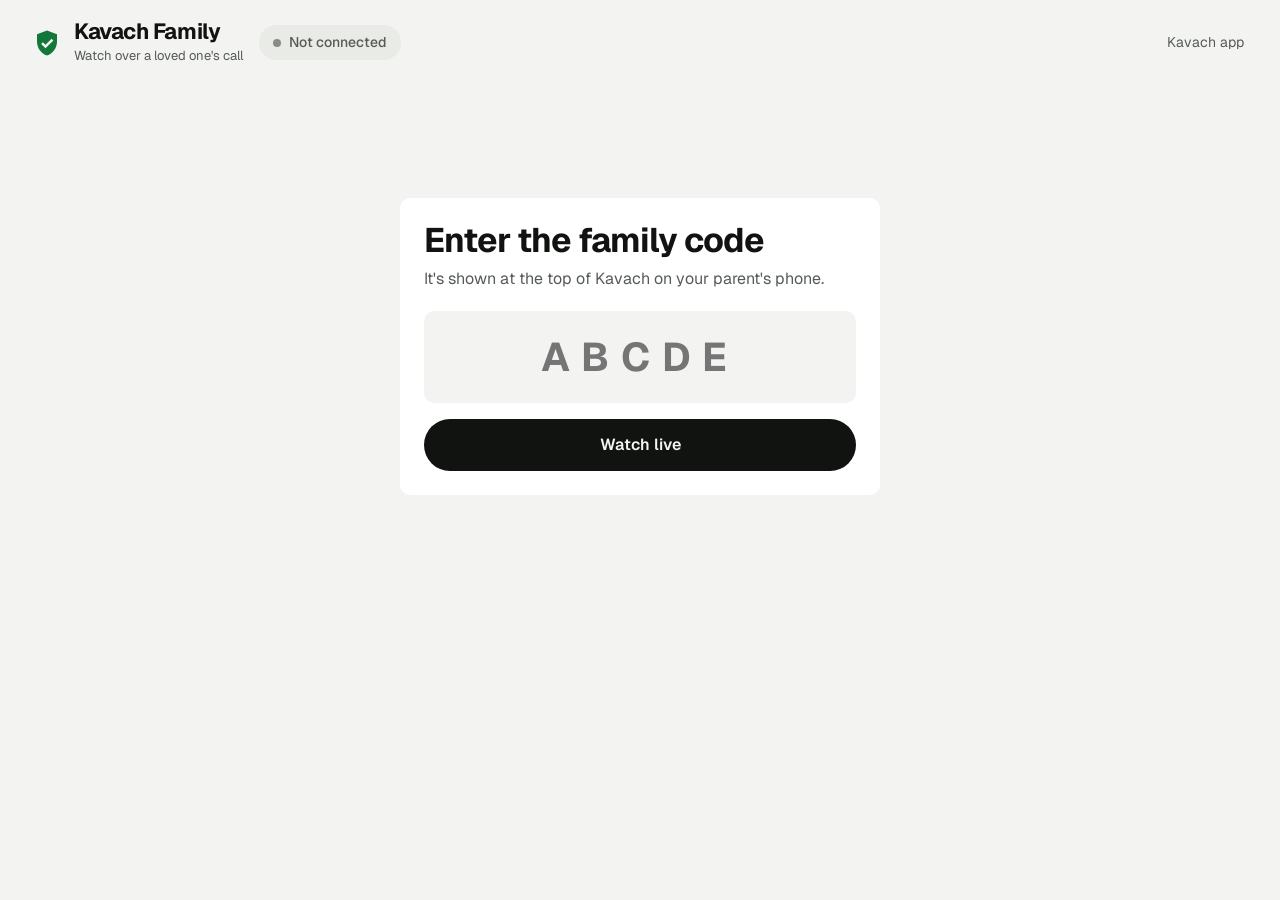
<file: static/family.html>
<!doctype html>
<html lang="en">
<head>
  <meta charset="utf-8">
  <meta name="viewport" content="width=device-width, initial-scale=1, viewport-fit=cover">
  <meta name="theme-color" content="#f3f4f2">
  <title>Kavach Family View</title>
  <meta name="description" content="Watch a loved one's call live and get alerted the moment Kavach detects a scam.">
  <link rel="icon" href="data:image/svg+xml,%3Csvg xmlns='http://www.w3.org/2000/svg' viewBox='0 0 24 24'%3E%3Cpath fill='%2313773c' d='M12 2 4 5v6c0 5 3.4 9.7 8 11 4.6-1.3 8-6 8-11V5l-8-3z'/%3E%3C/svg%3E">
  <link rel="preconnect" href="https://fonts.googleapis.com">
  <link href="https://fonts.googleapis.com/css2?family=Geist:wght@400;500;600;700&family=Noto+Sans+Devanagari:wght@400;600;700&display=swap" rel="stylesheet">
  <link rel="stylesheet" href="css/kavach.css">
</head>
<body>
  <header class="topbar">
    <div class="brand">
      <svg viewBox="0 0 24 24" fill="currentColor" aria-hidden="true"><path d="M12 2 4 5v6c0 5 3.4 9.7 8 11 4.6-1.3 8-6 8-11V5l-8-3zm-1.2 14.2-3.5-3.5 1.4-1.4 2.1 2.1 4.9-4.9 1.4 1.4-6.3 6.3z"/></svg>
      <div><h1>Kavach Family</h1><small>Watch over a loved one's call</small></div>
    </div>
    <span class="pill" id="status"><span class="dot"></span><span id="status-text">Not connected</span></span>
    <div class="spacer"></div>
    <a class="icon-btn" href="./">Kavach app</a>
  </header>

  <main class="wrap">
    <section class="join card" id="join">
      <h2>Enter the family code</h2>
      <p style="color:var(--muted);margin:0">It's shown at the top of Kavach on your parent's phone.</p>
      <form id="join-form">
        <input id="code-input" maxlength="5" autocomplete="off" placeholder="ABCDE" aria-label="Family code">
        <button class="go">Watch live</button>
      </form>
    </section>

    <div class="hidden" id="watching">
      <div class="family-banner">
        <div><div class="who">Amma's call</div><div style="color:var(--muted);font-size:14px">Family code <b id="code"></b> · you'll be alerted if it turns into a scam</div></div>
        <div class="spacer"></div>
        <button class="icon-btn" id="sound-btn">Turn on alert sound</button>
      </div>
      <div id="dashboard"></div>
    </div>
  </main>

  <script type="module" src="js/family.js"></script>
</body>
</html>
</file>
<file: static/css/kavach.css>
/* Kavach — flat, quiet surfaces; the risk number is the loudest thing on screen.
   One ground, one ink, one action colour (ink). Risk colours are data, not decoration. */
:root {
  --ground: #f3f4f2;
  --surface: #ffffff;
  --surface-2: #e9ebe7;
  --surface-3: #dfe2dd;
  --ink: #111311;
  --muted: #555b55;
  --faint: #868c86;
  --safe: #13773c;
  --warn: #a8540a;
  --danger: #c81e1e;
  --danger-ground: #b91515;
  --hot-bg: #fbe3e1;
  --hot-ink: #8f1414;
  --risk: var(--safe);
  --radius: 10px;
  font-family: "Geist", "Noto Sans Devanagari", "Noto Sans Tamil", system-ui, -apple-system, "Segoe UI", sans-serif;
  color-scheme: light;
}
@media (prefers-color-scheme: dark) {
  :root:not([data-theme="light"]) {
    --ground: #0c0d0c; --surface: #161816; --surface-2: #1f221f; --surface-3: #2a2d2a;
    --ink: #f1f2f0; --muted: #a6aba6; --faint: #6f746f;
    --safe: #3fcf7d; --warn: #f0a63a; --danger: #ff5148; --danger-ground: #c4120c;
    --hot-bg: #3a1513; --hot-ink: #ffc9c4;
    color-scheme: dark;
  }
}
:root[data-theme="dark"] {
  --ground: #0c0d0c; --surface: #161816; --surface-2: #1f221f; --surface-3: #2a2d2a;
  --ink: #f1f2f0; --muted: #a6aba6; --faint: #6f746f;
  --safe: #3fcf7d; --warn: #f0a63a; --danger: #ff5148; --danger-ground: #c4120c;
  --hot-bg: #3a1513; --hot-ink: #ffc9c4;
  color-scheme: dark;
}

* { box-sizing: border-box; }
html, body { margin: 0; overflow-x: hidden; }
body {
  background: var(--ground);
  color: var(--ink);
  min-height: 100vh;
  font-size: 16px;
  line-height: 1.5;
  -webkit-font-smoothing: antialiased;
  font-feature-settings: "tnum" 1;
}
body.risk-mid { --risk: var(--warn); }
body.risk-high { --risk: var(--danger); }

button, select, input { font: inherit; color: inherit; }
button { cursor: pointer; }
a { color: inherit; }
.hidden { display: none !important; }

/* ---------- Bar ---------- */
.topbar {
  display: flex; align-items: center; gap: 16px; flex-wrap: wrap;
  max-width: 1320px; margin: 0 auto; padding: 20px 32px 8px;
}
.brand { display: flex; align-items: center; gap: 12px; }
.brand svg { width: 30px; height: 30px; color: var(--risk); transition: color .4s; }
.brand h1 { margin: 0; font-size: 22px; font-weight: 700; letter-spacing: -0.02em; line-height: 1; }
.brand small { display: block; font-size: 13px; font-weight: 400; color: var(--muted); margin-top: 4px; letter-spacing: 0; }
.spacer { flex: 1; }

.pill {
  display: inline-flex; align-items: center; gap: 8px;
  padding: 7px 14px; border-radius: 999px; font-size: 14px; font-weight: 500;
  background: var(--surface-2); color: var(--muted);
}
.pill .dot { width: 8px; height: 8px; border-radius: 50%; background: var(--faint); }
.pill.live { background: var(--danger-ground); color: #fff; }
.pill.live .dot { background: #fff; animation: blink 1.2s infinite; }
.pill.connecting .dot { background: var(--warn); animation: blink .6s infinite; }
@keyframes blink { 50% { opacity: .2; } }

.code-badge {
  display: inline-flex; align-items: center; gap: 10px; border: 0;
  padding: 8px 16px; border-radius: 999px; font-size: 14px;
  background: var(--surface); color: var(--muted);
}
.code-badge b { color: var(--ink); font-weight: 700; letter-spacing: .12em; }
.icon-btn { background: none; border: 0; padding: 8px 4px; font-size: 14px; color: var(--muted); text-decoration: none; }
.icon-btn:hover { color: var(--ink); }

/* ---------- Layout ---------- */
.wrap { max-width: 1320px; margin: 0 auto; padding: 16px 32px 64px; }
.controls { display: flex; flex-wrap: wrap; gap: 16px; align-items: end; margin-bottom: 24px; }
.field { display: flex; flex-direction: column; gap: 6px; }
.field label { font-size: 13px; color: var(--muted); }
select {
  appearance: none; -webkit-appearance: none;
  background: var(--surface) url("data:image/svg+xml,%3Csvg xmlns='http://www.w3.org/2000/svg' width='12' height='8'%3E%3Cpath d='M1 1l5 5 5-5' fill='none' stroke='%23868c86' stroke-width='1.6'/%3E%3C/svg%3E") no-repeat right 14px center;
  border: 0; border-radius: var(--radius); padding: 0 40px 0 14px; min-width: 200px; font-size: 15px; height: 44px;
}
.seg { display: inline-flex; background: var(--surface-2); border-radius: 999px; padding: 4px; height: 44px; }
.seg button { background: none; border: 0; padding: 0 18px; border-radius: 999px; color: var(--muted); font-weight: 500; font-size: 15px; }
.seg button.on { background: var(--surface); color: var(--ink); }

.go {
  margin-left: auto; height: 52px; padding: 0 30px; border-radius: 999px; border: 0;
  font-size: 16px; font-weight: 600; background: var(--ink); color: var(--ground);
  display: inline-flex; align-items: center; justify-content: center; gap: 10px; transition: opacity .15s, transform .1s;
}
.go:hover { opacity: .88; }
.go:active { transform: scale(.98); }
.go.stop { background: var(--danger-ground); color: #fff; }
.go:disabled { opacity: .5; cursor: progress; }

.grid { display: grid; gap: 16px; grid-template-columns: minmax(340px, 440px) 1fr; }
.card { background: var(--surface); border-radius: var(--radius); padding: 24px; }
.card h3 { margin: 0 0 16px; font-size: 14px; font-weight: 500; color: var(--muted); display: flex; align-items: baseline; gap: 8px; }
.card h3 .tag { margin-left: auto; font-size: 13px; color: var(--faint); font-weight: 400; }
.col { display: flex; flex-direction: column; gap: 16px; min-width: 0; }

/* ---------- Meter: the screen's one question ---------- */
.meter-card { padding: 28px 28px 32px; }
.gauge { width: 100%; max-width: 360px; margin: 4px auto 0; display: block; }
.gauge .track { stroke: var(--surface-2); }
.gauge .fill { stroke: var(--risk); transition: stroke-dashoffset .9s cubic-bezier(.2,.8,.2,1), stroke .5s; }
.score-num {
  text-align: center; font-size: 104px; font-weight: 700; line-height: .9; letter-spacing: -0.05em;
  margin-top: -104px; color: var(--risk); transition: color .5s;
}
.score-num small { font-size: 32px; font-weight: 600; letter-spacing: -0.02em; margin-left: 2px; }
.verdict { text-align: center; margin-top: 18px; font-size: 22px; font-weight: 700; letter-spacing: -0.02em; color: var(--ink); }
body.risk-high .verdict { color: var(--danger); }
.scam-type { text-align: center; margin-top: 2px; color: var(--muted); font-size: 15px; min-height: 22px; }
.reason { margin-top: 20px; font-size: 16px; color: var(--ink); }
.reason:empty { display: none; }
.flags { display: flex; flex-wrap: wrap; gap: 8px; margin-top: 14px; }
.flag { padding: 5px 12px; border-radius: 999px; font-size: 13px; font-weight: 500; background: var(--hot-bg); color: var(--hot-ink); animation: pop .3s ease-out; }
@keyframes pop { from { transform: scale(.85); opacity: 0; } }

/* ---------- Scam script tracker ---------- */
.stages { display: grid; grid-template-columns: repeat(5, 1fr); gap: 6px; }
.stage { font-size: 13px; color: var(--faint); line-height: 1.3; }
.stage .bar { height: 6px; border-radius: 3px; background: var(--surface-2); margin-bottom: 10px; transition: background .4s; }
.stage.done { color: var(--ink); }
.stage.done .bar { background: var(--risk); }
.stage.current { font-weight: 700; }

/* ---------- Safe reply ---------- */
.reply-card { background: var(--ink); color: var(--ground); }
.reply-card h3 { color: var(--ground); opacity: .7; }
.reply-text { font-size: 24px; font-weight: 600; line-height: 1.35; letter-spacing: -0.01em; }
.reply-card .btn { margin-top: 18px; background: var(--ground); color: var(--ink); }

.btn {
  border: 0; border-radius: 999px; padding: 11px 20px; font-weight: 600; font-size: 15px;
  display: inline-flex; align-items: center; gap: 8px; background: var(--surface-2); color: var(--ink); text-decoration: none;
}
.btn:hover { opacity: .88; }
.btn.green, .btn.blue { background: var(--ink); color: var(--ground); }
.btn.red { background: var(--danger-ground); color: #fff; }

/* ---------- Live audio ---------- */
.viz { display: flex; align-items: center; gap: 16px; }
.viz canvas { flex: 1; min-width: 0; width: 100%; height: 48px; display: block; }
.viz .lang { white-space: nowrap; font-size: 14px; color: var(--muted); }

/* ---------- Transcript ---------- */
.transcript-card { display: flex; flex-direction: column; min-height: 480px; }
.transcript { flex: 1; overflow-y: auto; max-height: 540px; scroll-behavior: smooth; }
.empty { color: var(--muted); padding: 64px 0; font-size: 18px; max-width: 36ch; }
.empty b { color: var(--ink); font-weight: 600; }
.line { padding: 14px 16px; border-radius: var(--radius); background: var(--ground); margin-bottom: 8px; animation: slide .3s ease-out; }
@keyframes slide { from { transform: translateY(6px); opacity: 0; } }
.line .meta { display: flex; gap: 10px; font-size: 13px; color: var(--faint); margin-bottom: 4px; }
.line .meta .lg { color: var(--muted); }
.line .txt { font-size: 19px; line-height: 1.5; }
.line .en { font-size: 15px; color: var(--muted); margin-top: 4px; }
.line.partial { background: none; color: var(--muted); }
.line.hot { background: var(--hot-bg); }
.line.hot .en { color: var(--hot-ink); opacity: .85; }
mark { background: none; color: var(--danger); font-weight: 700; padding: 0; }

/* ---------- Timeline ---------- */
.timeline svg { width: 100%; height: 110px; display: block; overflow: visible; }
.timeline .grid-line { stroke: var(--surface-2); stroke-width: 1; }
.timeline .area { fill: var(--risk); opacity: .12; }
.timeline .path { fill: none; stroke: var(--risk); stroke-width: 2.5; stroke-linejoin: round; }
.timeline .warn-mark { stroke: var(--danger); stroke-width: 2; }
.timeline text { fill: var(--danger); font-size: 11px; font-weight: 600; }

/* ---------- Alarm (floats over everything) ---------- */
.alarm {
  position: fixed; inset: 0; z-index: 100; display: flex; align-items: center; justify-content: center; padding: 32px;
  background: var(--danger-ground); color: #fff;
}
.alarm::before { content: ""; position: absolute; inset: 0; background: #000; animation: alarm 1s ease-in-out infinite alternate; }
@keyframes alarm { from { opacity: 0; } to { opacity: .22; } }
.alarm-inner { position: relative; max-width: 980px; width: 100%; }
.alarm .big-icon { width: 64px; height: 64px; animation: throb 1s ease-in-out infinite; }
@keyframes throb { 50% { transform: scale(1.08); } }
.alarm h1 { font-size: clamp(34px, 5.6vw, 76px); margin: 20px 0 16px; line-height: 1.02; font-weight: 700; letter-spacing: -0.035em; }
.alarm .alarm-en { font-size: clamp(17px, 2vw, 22px); opacity: .9; max-width: 52ch; }
.alarm .alarm-score { margin-top: 20px; font-size: 17px; font-weight: 600; opacity: .9; }
.alarm .actions { margin-top: 32px; display: flex; gap: 12px; flex-wrap: wrap; }
.alarm .actions .btn { font-size: 17px; padding: 15px 26px; background: #fff; color: #b91515; }
.alarm .actions .btn.ghost { background: rgba(255,255,255,.16); color: #fff; }

/* ---------- Dialogs ---------- */
.modal-bg { position: fixed; inset: 0; z-index: 90; background: rgba(0,0,0,.55); display: flex; align-items: center; justify-content: center; padding: 16px; }
.modal {
  width: min(760px, 100%); max-height: 92vh; overflow-y: auto;
  background: var(--surface); border-radius: 16px; padding: 32px;
  box-shadow: 0 24px 64px rgba(0,0,0,.35); animation: pop .25s ease-out;
}
.modal h2 { margin: 12px 0 4px; font-size: 32px; font-weight: 700; letter-spacing: -0.03em; line-height: 1.1; }
.modal .sub { color: var(--muted); margin-bottom: 20px; font-size: 14px; }
.verdict-badge { display: inline-block; padding: 5px 12px; border-radius: 999px; font-weight: 600; font-size: 13px; }
.verdict-badge.scam { background: var(--danger-ground); color: #fff; }
.verdict-badge.suspicious { background: var(--warn); color: #fff; }
.verdict-badge.safe { background: var(--safe); color: #fff; }
.summary-local { font-size: 22px; line-height: 1.45; font-weight: 600; margin: 20px 0 8px; letter-spacing: -0.01em; }
.summary-en { color: var(--muted); }
.steps { margin: 20px 0; padding: 0; list-style: none; }
.steps li { padding: 12px 16px; border-radius: var(--radius); background: var(--ground); margin-bottom: 6px; }
.helpline { display: flex; align-items: center; gap: 24px; padding: 20px 24px; border-radius: var(--radius); margin: 16px 0; background: var(--ink); color: var(--ground); flex-wrap: wrap; }
.helpline .num { font-size: 48px; font-weight: 700; letter-spacing: -0.03em; line-height: 1; }
.helpline .num a { text-decoration: none; }
.helpline a { color: inherit; }
.modal .row { display: flex; gap: 10px; flex-wrap: wrap; margin-top: 16px; }
.stats { display: grid; grid-template-columns: repeat(3, 1fr); gap: 8px; margin: 8px 0 4px; }
.stat { background: var(--ground); border-radius: var(--radius); padding: 14px 16px; }
.stat b { display: block; font-size: 28px; font-weight: 700; letter-spacing: -0.03em; line-height: 1.1; }
.stat span { font-size: 13px; color: var(--muted); }
.qr { background: #fff; padding: 14px; border-radius: var(--radius); display: inline-block; margin: 16px 0; }
.share-code { font-size: 56px; font-weight: 700; letter-spacing: .12em; line-height: 1; }
.share-link { background: var(--ground); padding: 12px 14px; border-radius: var(--radius); word-break: break-all; font-size: 14px; margin-top: 16px; color: var(--muted); }

/* ---------- History ---------- */
.history { margin-top: 16px; }
.hist-item { display: flex; gap: 14px; align-items: center; padding: 12px 14px; border-radius: var(--radius); background: var(--ground); margin-bottom: 6px; font-size: 14px; }
.hist-item .when { color: var(--faint); white-space: nowrap; }
.hist-item .what { flex: 1; color: var(--muted); }

/* ---------- Toast (floats) ---------- */
.toast {
  position: fixed; bottom: 24px; left: 50%; transform: translateX(-50%); z-index: 120;
  background: var(--ink); color: var(--ground); padding: 12px 20px; border-radius: 999px; font-size: 15px;
  box-shadow: 0 12px 32px rgba(0,0,0,.25); max-width: calc(100% - 32px);
}
.toast.err { background: var(--danger-ground); color: #fff; }

/* ---------- Family ---------- */
.join { max-width: 480px; margin: 12vh auto; }
.join h2 { font-size: 34px; letter-spacing: -0.03em; margin: 0 0 8px; line-height: 1.1; }
.join input {
  width: 100%; text-align: center; font-size: 40px; letter-spacing: .3em; text-transform: uppercase; font-weight: 700;
  background: var(--ground); border: 0; border-radius: var(--radius); padding: 16px; margin: 20px 0 16px;
}
.join .go { width: 100%; margin: 0; }
.family-banner { padding: 20px 24px; border-radius: var(--radius); margin-bottom: 16px; background: var(--surface); display: flex; gap: 16px; align-items: center; flex-wrap: wrap; }
.family-banner .who { font-size: 24px; font-weight: 700; letter-spacing: -0.02em; }

/* ---------- Narrow screens ---------- */
@media (max-width: 960px) {
  .grid { grid-template-columns: 1fr; }
  .go { margin-left: 0; width: 100%; }
  .transcript-card { min-height: 320px; }
}
@media (max-width: 560px) {
  .topbar { padding: 16px 16px 4px; gap: 10px; }
  .wrap { padding: 12px 16px 48px; }
  .controls .field, .controls select { width: 100%; }
  .seg { width: 100%; }
  .seg button { flex: 1; padding: 0 8px; }
  .card { padding: 20px; }
  .score-num { font-size: 88px; margin-top: -90px; }
  .stage { font-size: 11px; }
  .viz { flex-direction: column; align-items: stretch; gap: 8px; }
  .viz .lang { white-space: normal; }
  .modal { padding: 24px 20px; }
  .stat b { font-size: 22px; }
}

/* ---------- Try Kavach guide ---------- */
.guide { margin-bottom: 24px; }
.guide-head { display: flex; align-items: flex-start; gap: 24px; margin: 8px 0 20px; }
.guide-head > div { flex: 1; max-width: 760px; }
.guide-toggle { margin-left: auto; flex: none; }
.guide.collapsed .guide-head { align-items: center; margin-bottom: 0; background: var(--surface); border-radius: var(--radius); padding: 16px 16px 16px 24px; }
.guide.collapsed .guide-head h2 { font-size: 20px; margin: 0; letter-spacing: -0.02em; }
.guide.collapsed .guide-intro, .guide.collapsed #guide-body { display: none; }
.guide-foot { display: flex; align-items: center; gap: 16px; flex-wrap: wrap; justify-content: space-between; margin-top: 16px; padding: 16px 16px 16px 24px; background: var(--surface-2); border-radius: var(--radius); }
.guide-foot p { margin: 0; font-size: 16px; }
.guide-head h2 { font-size: 40px; line-height: 1.05; letter-spacing: -0.035em; margin: 0 0 10px; font-weight: 700; }
.guide-intro { font-size: 18px; margin: 0; color: var(--ink); }
.guide-grid { display: grid; gap: 16px; grid-template-columns: 1.1fr 1.2fr; }
.guide-block h3 { color: var(--ink); font-size: 18px; font-weight: 700; margin: 0 0 6px; letter-spacing: -0.01em; }
.guide-block p { margin: 0; }
.hint { color: var(--muted); font-size: 15px; margin: 0 0 16px !important; }
.tries, .lines { list-style: none; margin: 0; padding: 0; }
.tries li { display: flex; align-items: center; gap: 16px; padding: 14px 16px; background: var(--ground); border-radius: var(--radius); margin-bottom: 8px; }
.tries li > div { flex: 1; min-width: 0; }
.tries b { display: block; font-size: 16px; }
.tries span { font-size: 14px; color: var(--muted); }
.tries .btn { padding: 9px 20px; }
.lines li { padding: 14px 16px; background: var(--ground); border-radius: var(--radius); margin-bottom: 8px; font-size: 16px; line-height: 1.5; }
.lines em { display: block; font-style: normal; font-size: 14px; color: var(--muted); margin-top: 4px; }
.tag-scam, .tag-safe { display: inline-block; font-size: 12px; font-weight: 600; padding: 2px 9px; border-radius: 999px; margin-right: 8px; vertical-align: 2px; }
.tag-scam { background: var(--hot-bg); color: var(--hot-ink); }
.tag-safe { background: var(--surface-2); color: var(--safe); }
.guide-phone { grid-column: 1 / -1; display: flex; gap: 32px; align-items: center; }
.guide-phone > div:first-child { flex: 1; max-width: 640px; }
.guide-phone p { color: var(--muted); }
.guide-phone .qr { margin: 0; flex: none; }
@media (max-width: 960px) {
  .guide-grid { grid-template-columns: 1fr; }
  .guide-head h2 { font-size: 30px; }
  .guide-phone .qr { display: none; }
}
</file>
